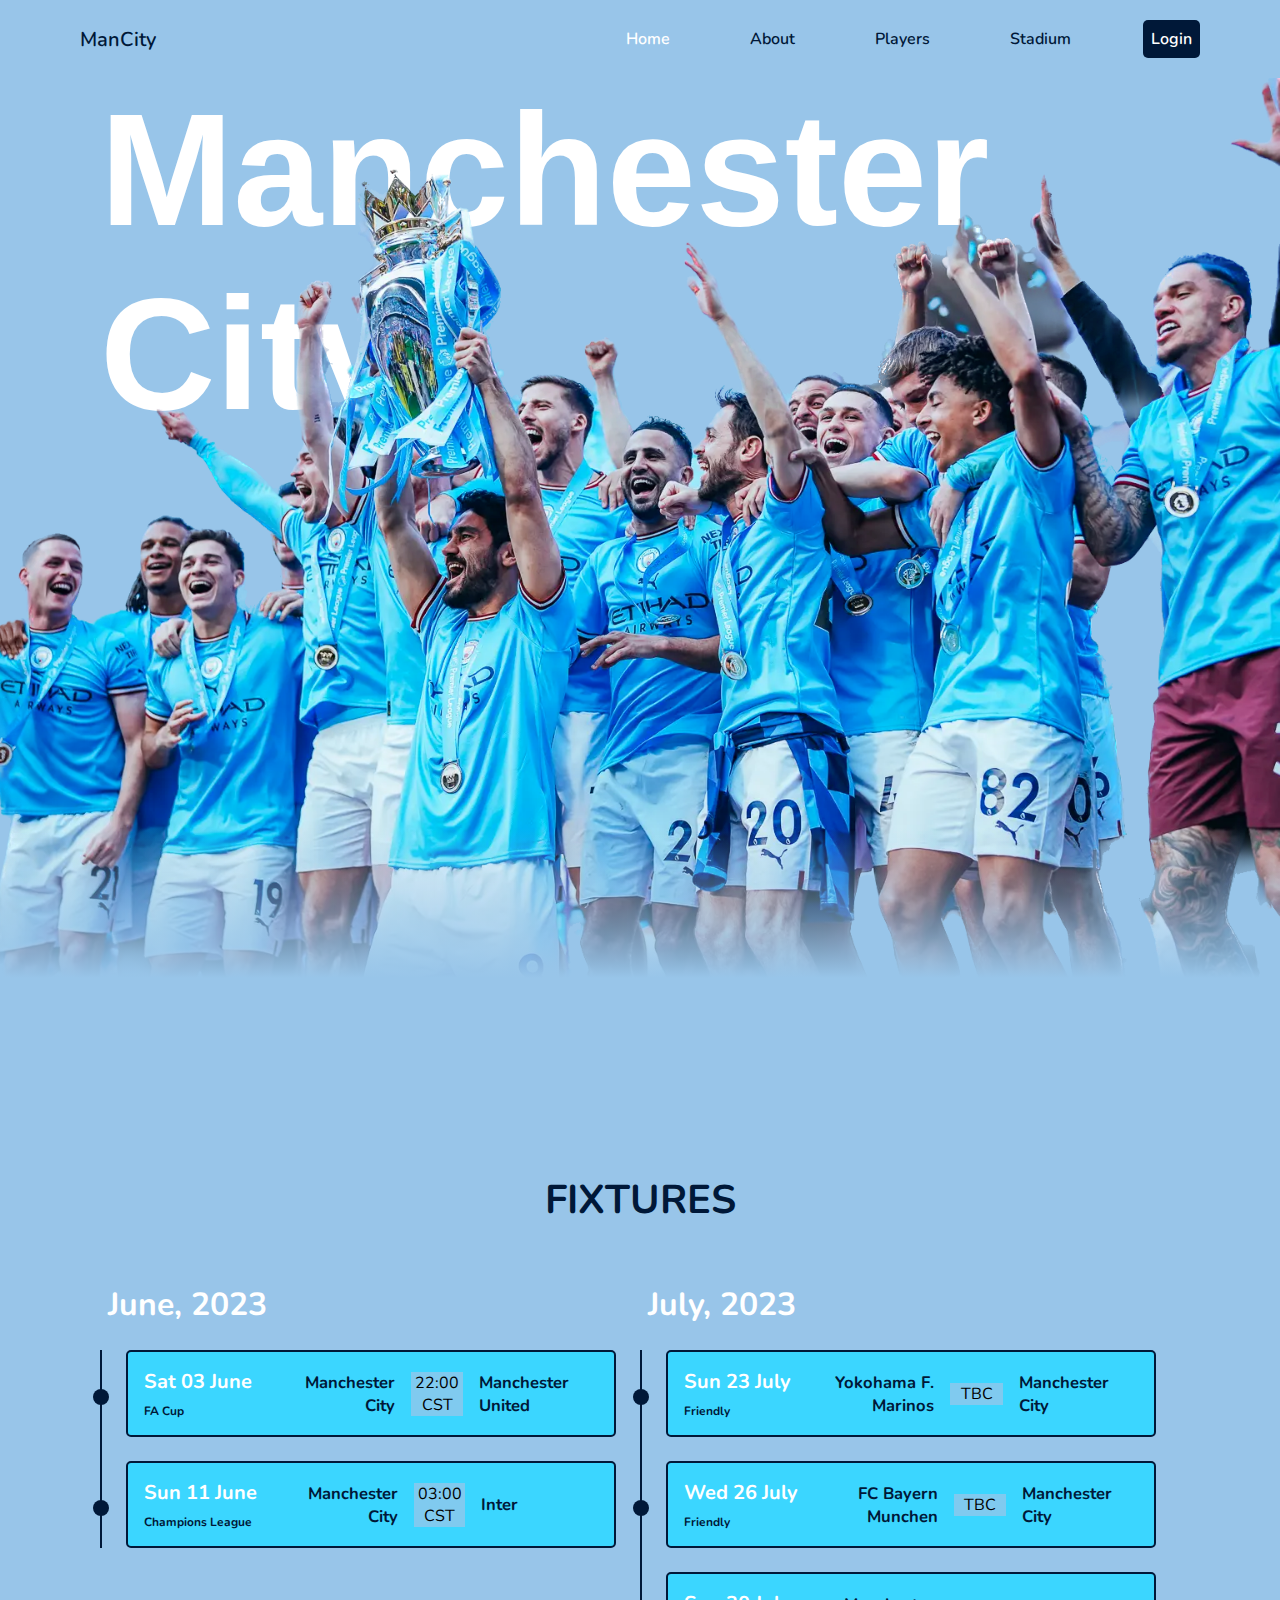
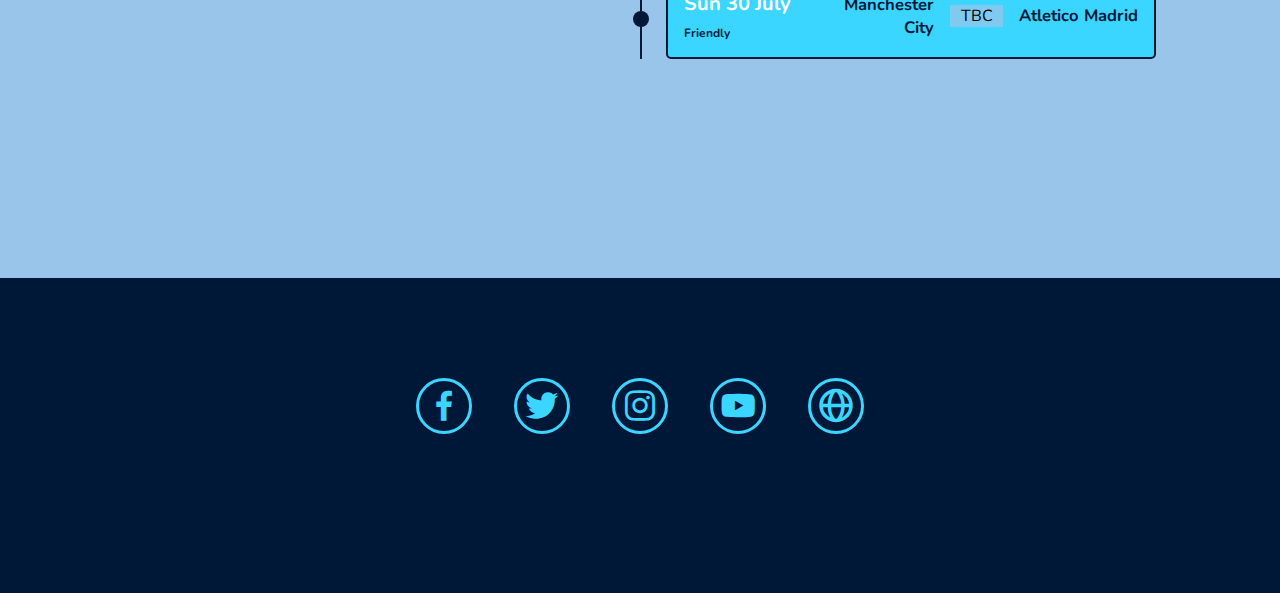
<file: index.html>
<!DOCTYPE html>
<html lang="zh-Hant">
  <head>
    <meta charset="UTF-8" />
    <meta http-equiv="X-UA-Compatible" content="IE=edge" />
    <meta name="viewport" content="width=device-width, initial-scale=1.0" />
    <meta name="author" content="Jane Fu" />
    <meta name="robot" content="index, follow" />
    <meta name="description" content="" />
    <title>Manchester City</title>
    <link rel="preconnect" href="https://fonts.googleapis.com" />
    <link rel="preconnect" href="https://fonts.gstatic.com" crossorigin />
    <link
      href="https://fonts.googleapis.com/css2?family=Nunito&display=swap"
      rel="stylesheet"
    />
    <link
      rel="icon"
      href="https://www.mancity.com/dist/images/logos/crest.svg"
    />
    <link
      href="https://unpkg.com/boxicons@2.1.4/css/boxicons.min.css"
      rel="stylesheet"
    />
    <link rel="stylesheet" href="./styles/style.css" />
  </head>
  <body>
    <header>
      <div class="logo"><a href="#">ManCity</a></div>

      <nav>
        <a href="#" class="active">Home</a>
        <a href="./about.html">About</a>
        <!-- <a href="./history.html">History</a> -->
        <a href="./players.html">Players</a>
        <a href="./stadium.html">Stadium</a>
        <a href="./login.html" class="loginBtn">Login</a>
      </nav>
    </header>

    <section id="home">
      <img src="./img/homepageImg.png" />
      <h1>Manchester<br />City</h1>
    </section>

    <section id="fixture">
      <h2>FIXTURES</h2>

      <div class="fixture">
        <div class="fixture-month">
          <h3>June, 2023</h3>
          <div class="fixture-box">
            <div class="fixture-content">
              <div class="fixture-date">
                <h4 class="date">Sat 03 June</h4>
                <h4 class="type">FA Cup</h4>
              </div>
              <div class="detail">
                <h5>Manchester City</h5>
                <div class="time">22:00<br />CST</div>
                <h5>Manchester United</h5>
              </div>
            </div>
            <div class="fixture-content">
              <div class="fixture-date">
                <h4 class="date">Sun 11 June</h4>
                <h4 class="type">Champions League</h4>
              </div>
              <div class="detail">
                <h5>Manchester City</h5>
                <div class="time">03:00<br />CST</div>
                <h5>Inter</h5>
              </div>
            </div>
          </div>
        </div>

        <div class="fixture-month">
          <h3>July, 2023</h3>
          <div class="fixture-box">
            <div class="fixture-content">
              <div class="fixture-date">
                <h4 class="date">Sun 23 July</h4>
                <h4 class="type">Friendly</h4>
              </div>
              <div class="detail">
                <h5>Yokohama F. Marinos</h5>
                <div class="time">TBC</div>
                <h5>Manchester City</h5>
              </div>
            </div>
            <div class="fixture-content">
              <div class="fixture-date">
                <h4 class="date">Wed 26 July</h4>
                <h4 class="type">Friendly</h4>
              </div>
              <div class="detail">
                <h5>FC Bayern Munchen</h5>
                <div class="time">TBC</div>
                <h5>Manchester City</h5>
              </div>
            </div>
            <div class="fixture-content">
              <div class="fixture-date">
                <h4 class="date">Sun 30 July</h4>
                <h4 class="type">Friendly</h4>
              </div>
              <div class="detail">
                <h5>Manchester City</h5>
                <div class="time">TBC</div>
                <h5>Atletico Madrid</h5>
              </div>
            </div>
          </div>
        </div>
      </div>
    </section>

    <footer>
      <div class="social">
        <a href="#" title="Facebook"><i class="bx bxl-facebook"></i></a>
        <a href="#" title="Twitter"><i class="bx bxl-twitter"></i></a>
        <a href="#" title="Instagram"><i class="bx bxl-instagram"></i></a>
        <a href="#" title="YouTube"><i class="bx bxl-youtube"></i></a>
        <a href="#" title="Official Website"><i class="bx bx-globe"></i></a>
      </div>
    </footer>
  </body>
  <script src="./app.js"></script>
</html>
</file>
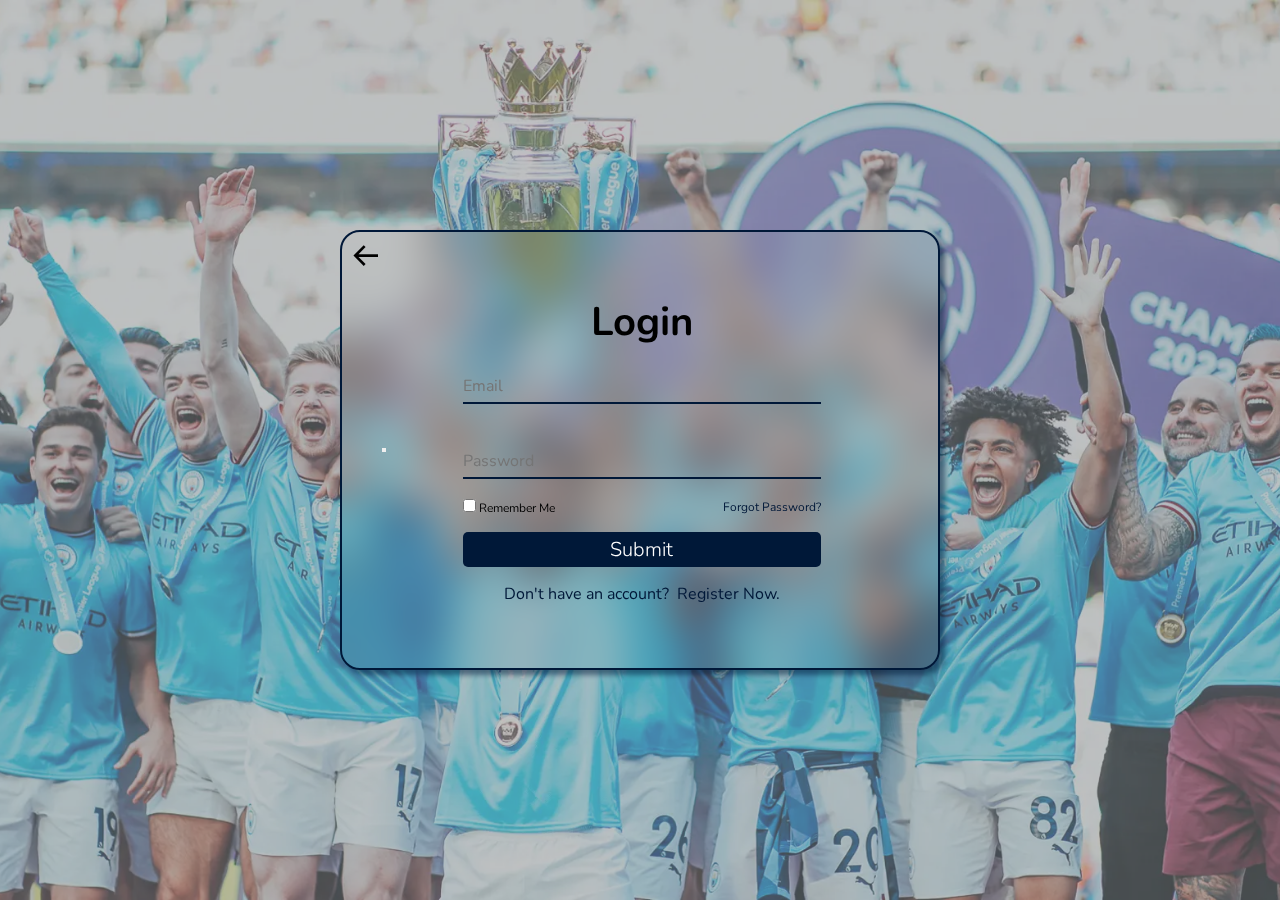
<file: login.html>
<!DOCTYPE html>
<html lang="zh-Hant">
  <head>
    <meta charset="UTF-8" />
    <meta http-equiv="X-UA-Compatible" content="IE=edge" />
    <meta name="viewport" content="width=device-width, initial-scale=1.0" />
    <meta name="author" content="Jane Fu" />
    <meta name="robot" content="index, follow" />
    <meta name="description" content="" />
    <title>Document</title>
    <link rel="preconnect" href="https://fonts.googleapis.com" />
    <link rel="preconnect" href="https://fonts.gstatic.com" crossorigin />
    <link
      href="https://fonts.googleapis.com/css2?family=Nunito&display=swap"
      rel="stylesheet"
    />
    <link
      href="https://unpkg.com/boxicons@2.1.4/css/boxicons.min.css"
      rel="stylesheet"
    />
    <link rel="stylesheet" href="./styles/style.css" />
  </head>
  <body class="login-page">
    <img class="login-bg" src="./img/ip4_2384.png.png" alt="" />
    <section class="login-register">
      <div class="box">
        <button onclick="history.back()">
          <i class="bx bx-arrow-back"></i>
        </button>
        <div class="form login">
          <h2>Login</h2>
          <form action="">
            <div class="input-box">
              <input
                class="loginEmail"
                type="email"
                placeholder="Email"
                required
              />
            </div>
            <div class="input-box">
              <input
                class="loginPW"
                type="password"
                placeholder="Password"
                required
              />
            </div>
            <div class="remember-forgot">
              <div class="remember">
                <input type="checkbox" name="" id="remember" />
                <label for="remember">Remember Me</label>
              </div>
              <a href="#">Forgot Password?</a>
            </div>
            <input
              type="submit"
              value="Submit"
              class="submitBtn"
              onclick="back()"
            />
            <div class="switch">
              <p>Don't have an account?</p>
              <a class="switch-to-register">Register Now.</a>
            </div>
          </form>
        </div>
        <div class="form register">
          <h2>Register</h2>
          <form action="">
            <div class="input-box">
              <input type="text" placeholder="Username" required />
            </div>
            <div class="input-box">
              <input type="email" placeholder="Email" required />
            </div>
            <div class="input-box">
              <input type="password" placeholder="Password" required />
            </div>
            <input type="Submit" value="Register" class="submitBtn" />
            <div class="switch">
              <p>Already have an account?</p>
              <a class="switch-to-login">Login</a>
            </div>
          </form>
        </div>
      </div>
    </section>
  </body>
  <script src="./app.js"></script>
</html>
</file>
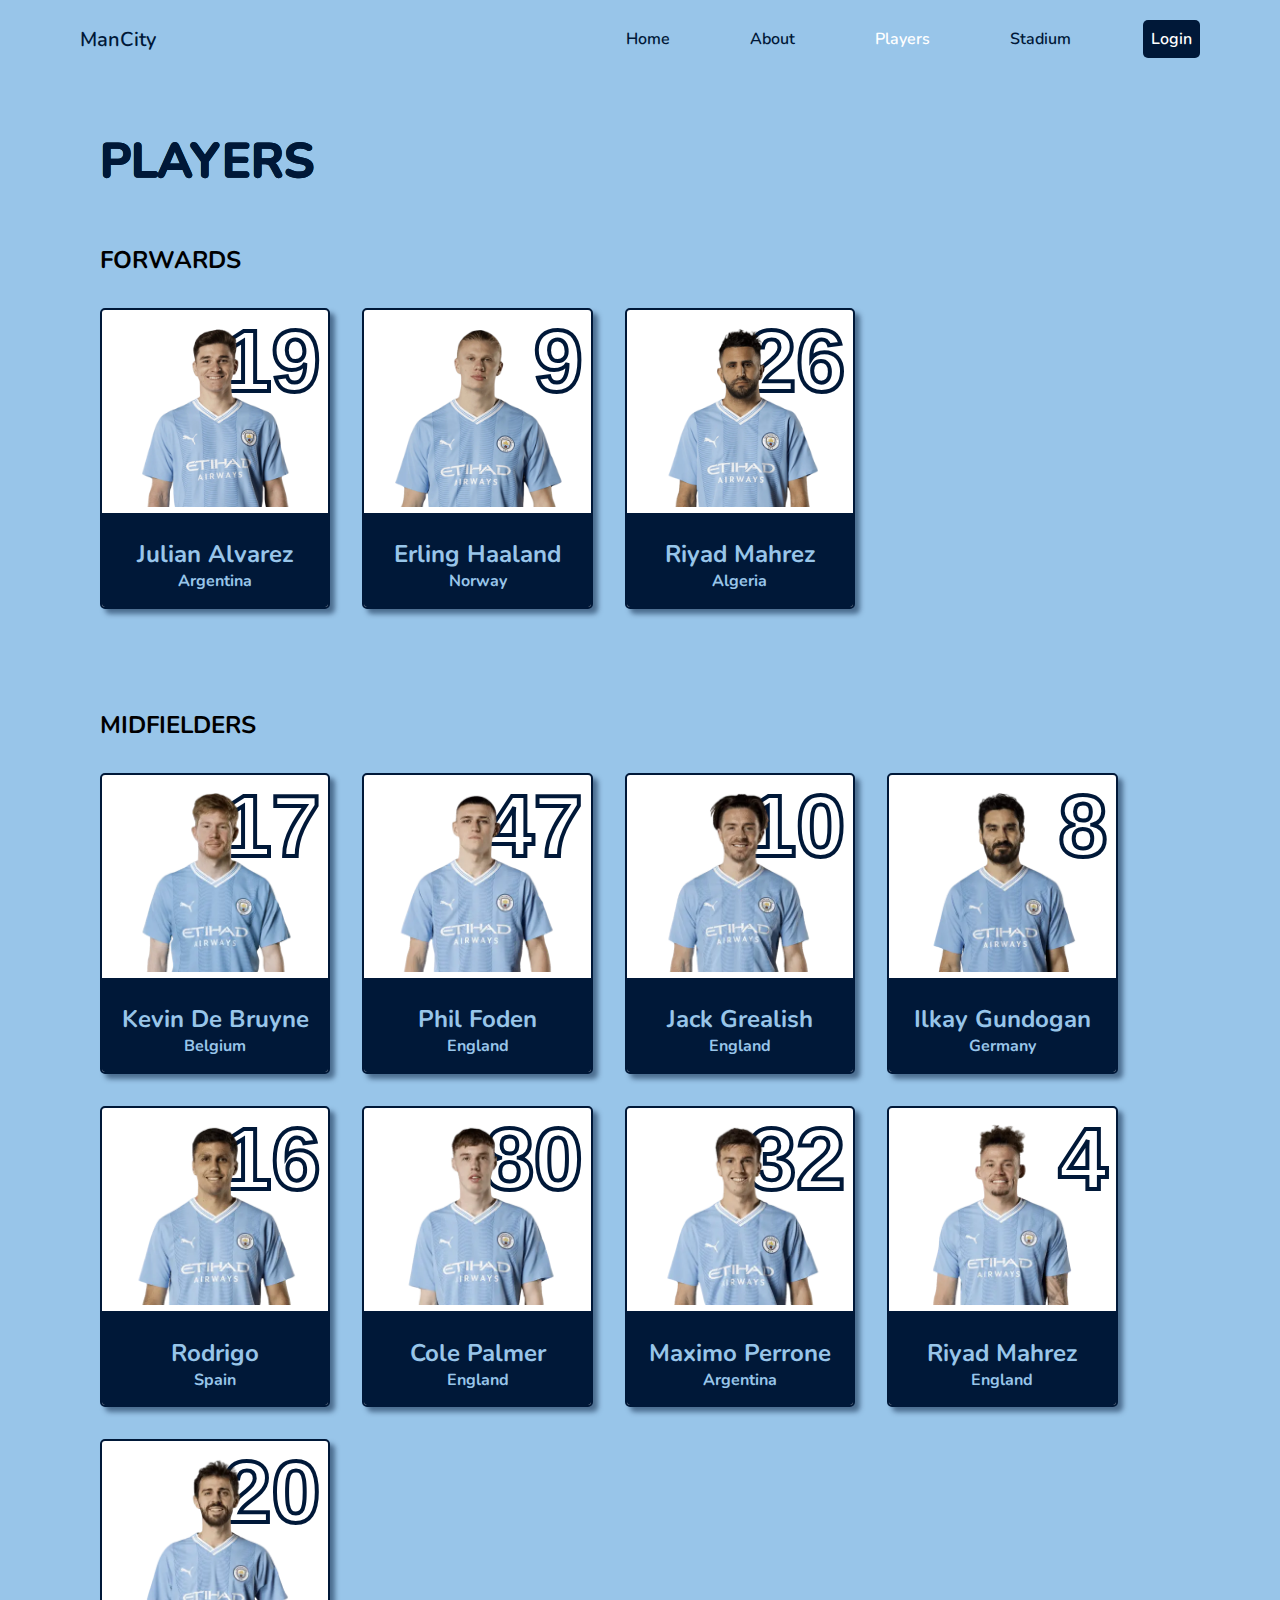
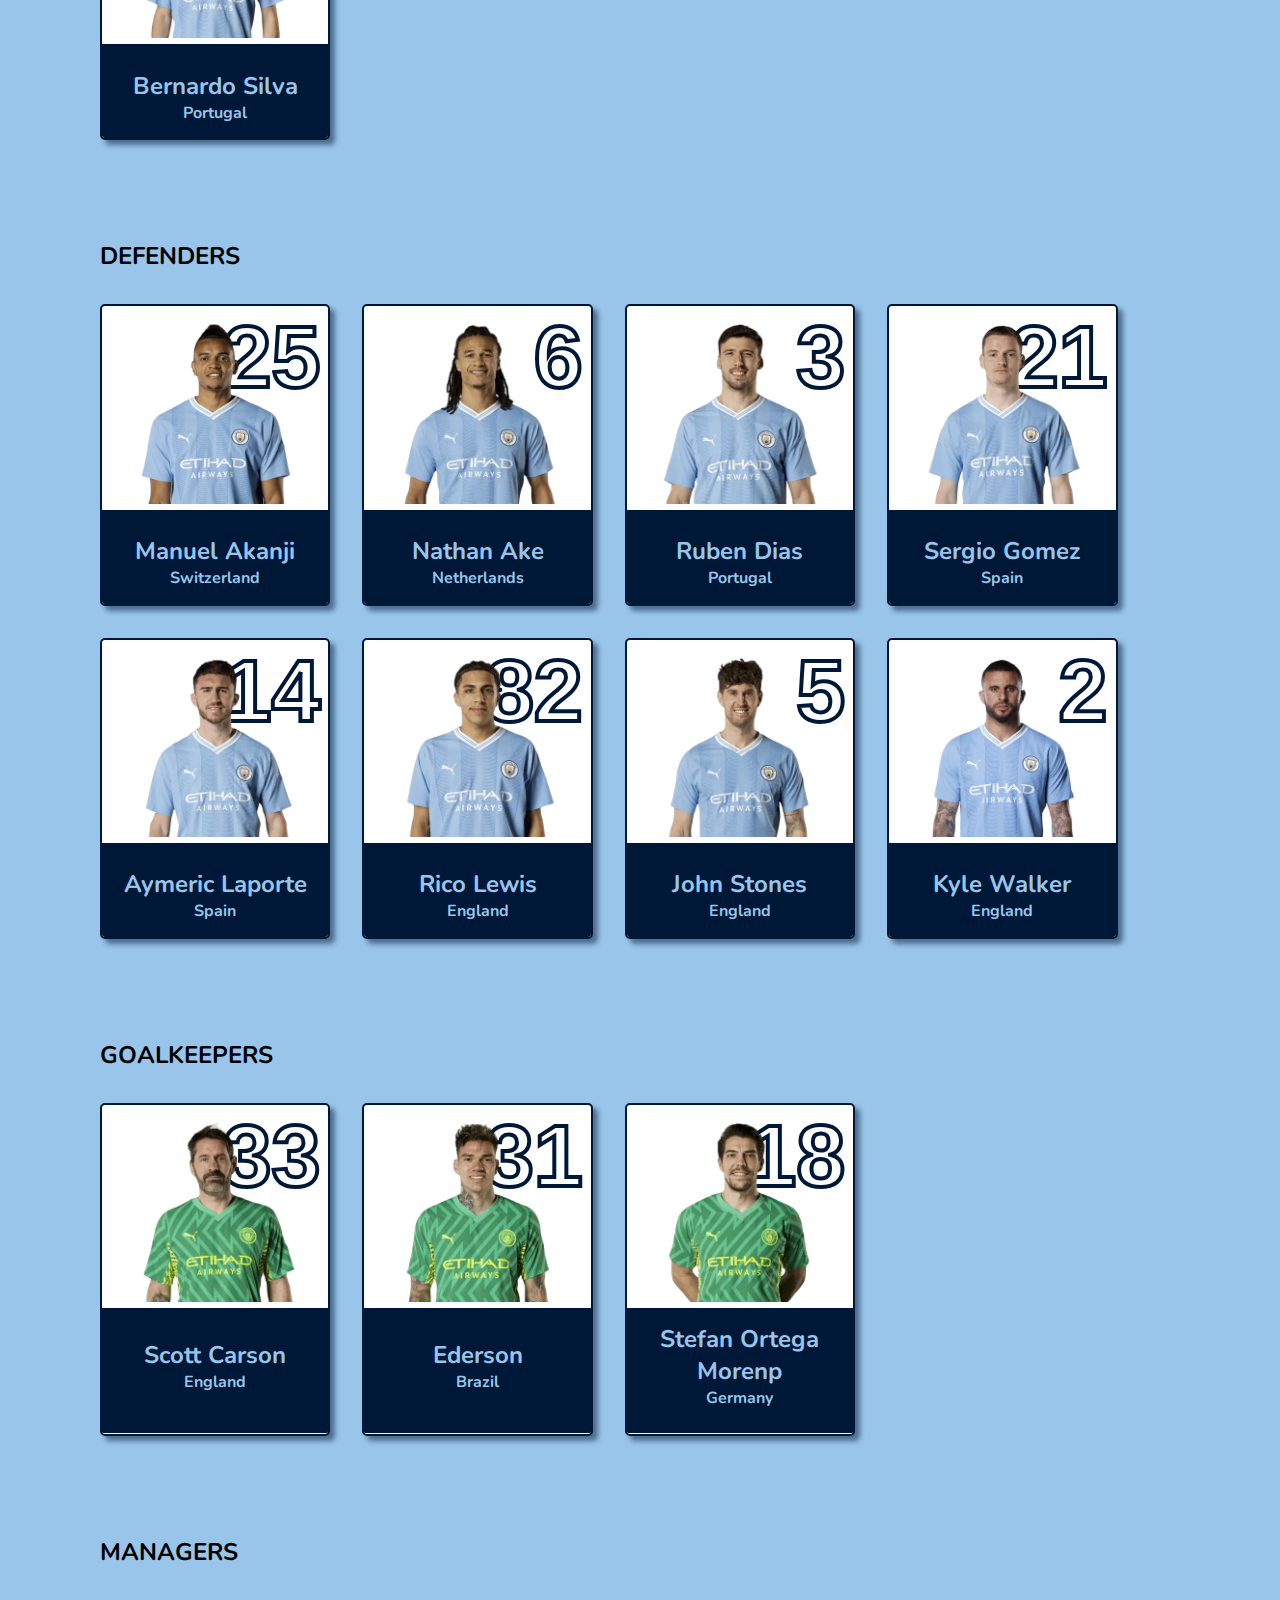
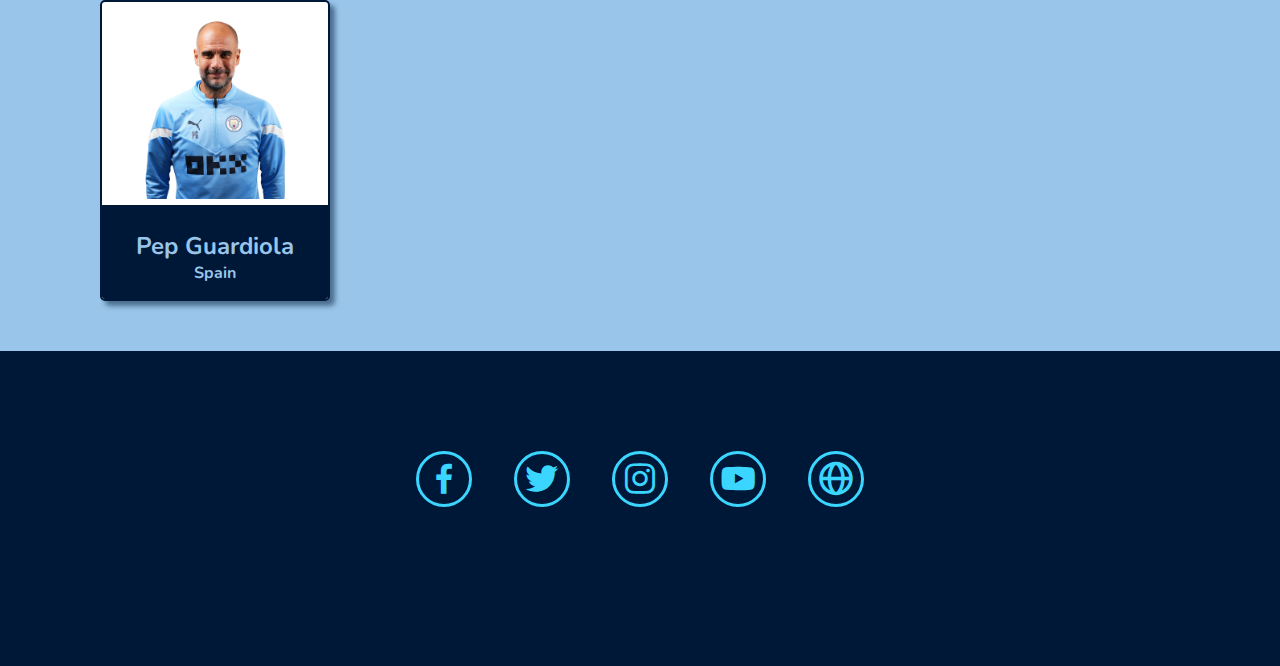
<file: players.html>
<!DOCTYPE html>
<html lang="zh-Hant">
  <head>
    <meta charset="UTF-8" />
    <meta http-equiv="X-UA-Compatible" content="IE=edge" />
    <meta name="viewport" content="width=device-width, initial-scale=1.0" />
    <meta name="author" content="Jane Fu" />
    <meta name="robot" content="index, follow" />
    <meta name="description" content="" />
    <title>Players | ManCity</title>
    <link rel="preconnect" href="https://fonts.googleapis.com" />
    <link rel="preconnect" href="https://fonts.gstatic.com" crossorigin />
    <link
      href="https://fonts.googleapis.com/css2?family=Nunito&display=swap"
      rel="stylesheet"
    />
    <link
      rel="icon"
      href="https://www.mancity.com/dist/images/logos/crest.svg"
    />
    <link
      href="https://unpkg.com/boxicons@2.1.4/css/boxicons.min.css"
      rel="stylesheet"
    />
    <link rel="stylesheet" href="./styles/style.css" />
  </head>
  <body>
    <header>
      <div class="logo"><a href="#">ManCity</a></div>

      <nav>
        <a href="./index.html">Home</a>
        <a href="./about.html">About</a>
        <!-- <a href="./history.html">History</a> -->
        <a href="./players.html" class="active">Players</a>
        <a href="./stadium.html">Stadium</a>
        <a href="./login.html" class="loginBtn">Login</a>
      </nav>
    </header>

    <section class="title">
      <h1>PLAYERS</h1>
    </section>

    <section class="players forwards">
      <h2>FORWARDS</h2>
      <div class="players-content">
        <div class="player-card">
          <img src="./players/julian-alvarez.png.webp" alt="Julian Alvarez" />
          <div class="name">
            <p>19</p>
            <h3>Julian Alvarez</h3>
            <h3 class="country">Argentina</h3>
          </div>
        </div>
        <div class="player-card">
          <img src="./players/erling-haaland.png.webp" alt="Erling Haaland" />
          <div class="name">
            <p>9</p>
            <h3>Erling Haaland</h3>
            <h3 class="country">Norway</h3>
          </div>
        </div>
        <div class="player-card">
          <img src="./players/riyad-mahrez.png.webp" alt="Riyad Mahrez" />
          <div class="name">
            <p>26</p>
            <h3>Riyad Mahrez</h3>
            <h3 class="country">Algeria</h3>
          </div>
        </div>
      </div>
    </section>

    <section class="players midfielders">
      <h2>MIDFIELDERS</h2>
      <div class="players-content">
        <div class="player-card">
          <img src="./players/kevin-de-bruyne.png.webp" alt="Kevin De Bruyne" />
          <div class="name">
            <p>17</p>
            <h3>Kevin De Bruyne</h3>
            <h3 class="country">Belgium</h3>
          </div>
        </div>
        <div class="player-card">
          <img src="./players/phil-foden.png.webp" alt="Phil Foden" />
          <div class="name">
            <p>47</p>
            <h3>Phil Foden</h3>
            <h3 class="country">England</h3>
          </div>
        </div>
        <div class="player-card">
          <img src="./players/jack-grealish.png.webp" alt="Jack Grealish" />
          <div class="name">
            <p>10</p>
            <h3>Jack Grealish</h3>
            <h3 class="country">England</h3>
          </div>
        </div>
        <div class="player-card">
          <img src="./players/ilkay-gundogan.png.webp" alt="Ilkay Gundogan" />
          <div class="name">
            <p>8</p>
            <h3>Ilkay Gundogan</h3>
            <h3 class="country">Germany</h3>
          </div>
        </div>
        <div class="player-card">
          <img src="./players/rodrigo.png.webp" alt="Rodrigo" />
          <div class="name">
            <p>16</p>
            <h3>Rodrigo</h3>
            <h3 class="country">Spain</h3>
          </div>
        </div>
        <div class="player-card">
          <img src="./players/cole-palmer.png.webp" alt="Cole Palmer" />
          <div class="name">
            <p>80</p>
            <h3>Cole Palmer</h3>
            <h3 class="country">England</h3>
          </div>
        </div>
        <div class="player-card">
          <img src="./players/maximo-perrone.png.webp" alt="Maximo Perrone" />
          <div class="name">
            <p>32</p>
            <h3>Maximo Perrone</h3>
            <h3 class="country">Argentina</h3>
          </div>
        </div>
        <div class="player-card">
          <img src="./players/kalvin-philips.png.webp" alt="Kalvin Philips" />
          <div class="name">
            <p>4</p>
            <h3>Riyad Mahrez</h3>
            <h3 class="country">England</h3>
          </div>
        </div>
        <div class="player-card">
          <img src="./players/bernardo-silva.png.webp" alt="Bernardo Silva" />
          <div class="name">
            <p>20</p>
            <h3>Bernardo Silva</h3>
            <h3 class="country">Portugal</h3>
          </div>
        </div>
      </div>
    </section>

    <section class="players defenders">
      <h2>DEFENDERS</h2>
      <div class="players-content">
        <div class="player-card">
          <img src="./players/manuel-akanji.png.webp" alt="Manuel Akanji" />
          <div class="name">
            <p>25</p>
            <h3>Manuel Akanji</h3>
            <h3 class="country">Switzerland</h3>
          </div>
        </div>
        <div class="player-card">
          <img src="./players/nathan-ake.png.webp" alt="Nathan Ake" />
          <div class="name">
            <p>6</p>
            <h3>Nathan Ake</h3>
            <h3 class="country">Netherlands</h3>
          </div>
        </div>
        <div class="player-card">
          <img src="./players/ruben-dias.png.webp" alt="Ruben Dias" />
          <div class="name">
            <p>3</p>
            <h3>Ruben Dias</h3>
            <h3 class="country">Portugal</h3>
          </div>
        </div>
        <div class="player-card">
          <img src="./players/sergio-gomez.png.webp" alt="Sergio Gomez" />
          <div class="name">
            <p>21</p>
            <h3>Sergio Gomez</h3>
            <h3 class="country">Spain</h3>
          </div>
        </div>
        <div class="player-card">
          <img src="./players/aymeric-laporte.png.webp" alt="Aymeric Laporte" />
          <div class="name">
            <p>14</p>
            <h3>Aymeric Laporte</h3>
            <h3 class="country">Spain</h3>
          </div>
        </div>
        <div class="player-card">
          <img src="./players/rico-lewis.png.webp" alt="Rico Lewis" />
          <div class="name">
            <p>82</p>
            <h3>Rico Lewis</h3>
            <h3 class="country">England</h3>
          </div>
        </div>
        <div class="player-card">
          <img src="./players/john-stones.png.webp" alt="John Stones" />
          <div class="name">
            <p>5</p>
            <h3>John Stones</h3>
            <h3 class="country">England</h3>
          </div>
        </div>
        <div class="player-card">
          <img src="./players/kyle-walker.png.webp" alt="Kyle Walker" />
          <div class="name">
            <p>2</p>
            <h3>Kyle Walker</h3>
            <h3 class="country">England</h3>
          </div>
        </div>
      </div>
    </section>

    <section class="players goalKeepers">
      <h2>GOALKEEPERS</h2>
      <div class="players-content">
        <div class="player-card">
          <img src="./players/scott-carson.png.webp" alt="Scott Carson" />
          <div class="name">
            <p>33</p>
            <h3>Scott Carson</h3>
            <h3 class="country">England</h3>
          </div>
        </div>
        <div class="player-card">
          <img src="./players/ederson.png.webp" alt="Ederson" />
          <div class="name">
            <p>31</p>
            <h3>Ederson</h3>
            <h3 class="country">Brazil</h3>
          </div>
        </div>
        <div class="player-card">
          <img
            src="./players/stefan-ortega-morenp.png.webp"
            alt="Stefan Ortega Morenp"
          />
          <div class="name">
            <p>18</p>
            <h3>Stefan Ortega Morenp</h3>
            <h3 class="country">Germany</h3>
          </div>
        </div>
      </div>
    </section>

    <section class="players managers">
      <h2>MANAGERS</h2>
      <div class="players-content">
        <div class="player-card">
          <img src="./players/pep-guardiola.png" alt="Pep Guardiola" />
          <div class="name">
            <!-- <p>26</p> -->
            <h3>Pep Guardiola</h3>
            <h3 class="country">Spain</h3>
          </div>
        </div>
      </div>
    </section>

    <footer>
      <div class="social">
        <a href="#" title="Facebook"><i class="bx bxl-facebook"></i></a>
        <a href="#" title="Twitter"><i class="bx bxl-twitter"></i></a>
        <a href="#" title="Instagram"><i class="bx bxl-instagram"></i></a>
        <a href="#" title="YouTube"><i class="bx bxl-youtube"></i></a>
        <a href="#" title="Official Website"><i class="bx bx-globe"></i></a>
      </div>
    </footer>
  </body>
  <script src="./app.js"></script>
</html>
</file>
<file: styles/style.css>
* {
  padding: 0;
  margin: 0;
  box-sizing: border-box;
  font-family: "Nunito", sans-serif;
}

body {
  background-color: #98c5e9;
}

header {
  width: 100%;
  padding: 1.25rem 5rem;
  display: flex;
  justify-content: space-between;
  align-items: center;
  z-index: 9999;
  transition: all 0.5s ease;
}
header .logo a {
  font-size: 1.25rem;
  font-weight: 600;
  color: #001838;
  text-decoration: none;
}
header nav {
  display: flex;
  justify-content: space-between;
}
header nav a {
  text-decoration: none;
  color: #001838;
  font-size: 1rem;
  margin-left: 4rem;
  font-weight: 600;
  border-radius: 50px;
  padding: 0.5rem;
  transition: all 0.25s ease;
}
header nav a:hover {
  background-color: white;
  color: #001838;
}
header nav .loginBtn {
  border-radius: 5px;
  background-color: #001838;
  color: white;
}
header nav .loginBtn:hover {
  background-color: #00285b;
  color: white;
}
header nav .active {
  color: white;
}

#home {
  position: relative;
  width: 100%;
  height: 100vh;
  padding: 100px;
  overflow: hidden;
}
#home img {
  position: absolute;
  bottom: 0;
  left: 0;
  width: 100%;
  height: 100%;
  -o-object-fit: cover;
     object-fit: cover;
  z-index: 1;
}
#home h1 {
  position: absolute;
  top: 0;
  color: white;
  font-size: 10rem;
  font-family: sans-serif;
  z-index: 0;
}
#home::before {
  content: "";
  width: 100%;
  height: 150px;
  background: linear-gradient(to top, #98c5e9, transparent);
  z-index: 10;
  position: absolute;
  bottom: 0;
  left: 0;
}

#fixture {
  min-height: 100vh;
  display: flex;
  flex-direction: column;
  justify-content: center;
  align-items: center;
  padding: 100px;
}
#fixture h2 {
  font-size: 2.5rem;
  margin-bottom: 2.5rem;
  color: #001838;
}
#fixture .fixture {
  width: 100%;
  display: flex;
  flex-wrap: wrap;
}
#fixture .fixture .fixture-month {
  flex: 1 1 450px;
}
#fixture .fixture .fixture-month h3 {
  font-size: 2rem;
  margin: 1rem 0.5rem;
  color: white;
}
#fixture .fixture .fixture-month .fixture-box {
  border-left: 2px solid #001838;
  flex-wrap: wrap;
}
#fixture .fixture .fixture-month .fixture-box .fixture-content {
  position: relative;
  flex: 1 1 150px;
  display: flex;
  padding: 1rem;
  border: #001838 2px solid;
  border-radius: 5px;
  margin: 1.5rem;
  background-color: #3bd6ff;
}
#fixture .fixture .fixture-month .fixture-box .fixture-content::before {
  content: "";
  position: absolute;
  top: 45%;
  left: -2.2rem;
  width: 1rem;
  height: 1rem;
  border-radius: 50%;
  background-color: #001838;
}
#fixture .fixture .fixture-month .fixture-box .fixture-content .fixture-date .date {
  color: white;
  margin-bottom: 0.5rem;
  font-size: 1.25rem;
}
#fixture .fixture .fixture-month .fixture-box .fixture-content .fixture-date .type {
  font-size: 0.75rem;
  color: #001838;
}
#fixture .fixture .fixture-month .fixture-box .fixture-content .detail {
  flex: 3 1 300px;
  display: flex;
  justify-content: center;
  align-items: center;
  font-size: 1.25rem;
  margin-left: 1.5rem;
  gap: 1rem;
}
#fixture .fixture .fixture-month .fixture-box .fixture-content .detail h5 {
  width: 45%;
  color: #001838;
}
#fixture .fixture .fixture-month .fixture-box .fixture-content .detail h5:first-child {
  text-align: right;
}
#fixture .fixture .fixture-month .fixture-box .fixture-content .detail .time {
  width: 20%;
  text-align: center;
  font-size: 1rem;
  background-color: rgba(152, 197, 233, 0.75);
}

.title h1 {
  font-size: 3rem;
  margin: 50px 0 0 100px;
  color: transparent;
  position: relative;
  -webkit-text-stroke: #001838 1.5px;
  background-image: linear-gradient(#001838, #001838);
  background-repeat: no-repeat;
  -webkit-background-clip: text;
  background-position: 0 0;
  animation: textTyping 6s linear infinite;
  animation-delay: 2s;
}

.players {
  width: 100%;
  padding: 50px 100px;
}
.players h2 {
  margin-bottom: 2rem;
}
.players .players-content {
  display: flex;
  flex-wrap: wrap;
  gap: 2rem;
}
.players .players-content .player-card {
  width: 18vw;
  border: #001838 2px solid;
  background-color: white;
  z-index: 0;
  padding-top: 1rem;
  text-align: center;
  box-shadow: 5px 5px 5px rgba(0, 24, 56, 0.5);
  border-radius: 5px;
  position: relative;
  overflow: hidden;
}
.players .players-content .player-card::before {
  width: 100%;
  height: 100%;
  -webkit-clip-path: circle(0);
          clip-path: circle(0);
  content: "";
  position: absolute;
  top: 0;
  left: 0;
  background-color: #3bd6ff;
  transition: 0.5s ease;
  z-index: 2;
  display: flex;
  justify-content: center;
  align-items: center;
  font-size: 1.5rem;
  font-weight: bold;
  color: #001838;
}
.players .players-content .player-card:hover::before {
  -webkit-clip-path: circle(100%);
          clip-path: circle(100%);
}
.players .players-content .player-card img {
  width: 80%;
  z-index: 1;
}
.players .players-content .player-card .name {
  background-color: #001838;
  height: 40%;
  padding: 1rem;
  display: flex;
  flex-direction: column;
  justify-content: center;
  align-items: center;
}
.players .players-content .player-card .name p {
  -webkit-text-stroke: 4px #001838;
  color: transparent;
  font-size: 5.5rem;
  font-weight: bold;
  position: absolute;
  font-family: sans-serif;
  top: 0;
  right: 0.5rem;
  z-index: -1;
}
.players .players-content .player-card .name h3 {
  text-align: center;
  font-size: 1.5rem;
  color: #98c5e9;
}
.players .players-content .player-card .name .country {
  font-size: 1rem;
  margin-bottom: 0.5rem;
}

.forwards .players-content .player-card:nth-child(1)::before {
  content: "31 January 2000";
}
.forwards .players-content .player-card:nth-child(2)::before {
  content: "21 July 2000";
}
.forwards .players-content .player-card:nth-child(3)::before {
  content: "21 February 1991";
}

.midfielders .players-content .player-card:nth-child(1)::before {
  content: "28 June 1991";
}
.midfielders .players-content .player-card:nth-child(2)::before {
  content: "28 May 2000";
}
.midfielders .players-content .player-card:nth-child(3)::before {
  content: "10 September 1995";
}
.midfielders .players-content .player-card:nth-child(4)::before {
  content: "24 October 1990";
}
.midfielders .players-content .player-card:nth-child(5)::before {
  content: "22 June 1996";
}
.midfielders .players-content .player-card:nth-child(6)::before {
  content: "6 May 2002";
}
.midfielders .players-content .player-card:nth-child(7)::before {
  content: "7 January 2003";
}
.midfielders .players-content .player-card:nth-child(8)::before {
  content: "2 December 1995";
}
.midfielders .players-content .player-card:nth-child(9)::before {
  content: "10 August 1994";
}

.defenders .players-content .player-card:nth-child(1)::before {
  content: "19 July 1995";
}
.defenders .players-content .player-card:nth-child(2)::before {
  content: "18 February 1995";
}
.defenders .players-content .player-card:nth-child(3)::before {
  content: "14 May 1997";
}
.defenders .players-content .player-card:nth-child(4)::before {
  content: "4 September 2000";
}
.defenders .players-content .player-card:nth-child(5)::before {
  content: "27 May 1994";
}
.defenders .players-content .player-card:nth-child(6)::before {
  content: "21 November 2004";
}
.defenders .players-content .player-card:nth-child(7)::before {
  content: "28 May 1994";
}
.defenders .players-content .player-card:nth-child(8)::before {
  content: "28 May 1990";
}

.goalKeepers .players-content .player-card:nth-child(1)::before {
  content: "25 September 1985";
}
.goalKeepers .players-content .player-card:nth-child(2)::before {
  content: "17 August 1993";
}
.goalKeepers .players-content .player-card:nth-child(3)::before {
  content: "6 November 1992";
}

.stadium-home {
  width: 100%;
  height: 100vh;
  overflow: hidden;
  position: relative;
  display: flex;
  justify-self: center;
}
.stadium-home img {
  width: 100%;
  -o-object-fit: cover;
     object-fit: cover;
  position: absolute;
  z-index: -1;
}
.stadium-home h1 {
  width: 100%;
  text-align: center;
  z-index: 20;
  font-size: 6rem;
  position: relative;
  margin-top: 10rem;
  color: #001838;
}
.stadium-home::before {
  content: "";
  width: 100%;
  height: 100vh;
  background: radial-gradient(circle, rgba(200, 214, 235, 0) 0%, rgba(190, 210, 235, 0.1166841737) 25%, rgba(179, 206, 235, 0.287552521) 50%, rgba(165, 202, 234, 0.6488970588) 75%, rgb(152, 197, 233) 100%);
  z-index: 10;
  position: absolute;
  top: 0;
  left: 0;
}

.stadium-about {
  padding: 50px 100px 0 100px;
}
.stadium-about p {
  margin-bottom: 2rem;
  line-height: 2rem;
  font-size: 1.25rem;
  text-indent: 2em;
}
.stadium-about .stadium-pic {
  height: 40vh;
  position: relative;
}
.stadium-about .stadium-pic i {
  position: absolute;
  background-color: #3bd6ff;
  font-size: 2.5rem;
  border-radius: 50%;
  transform: translateY(-50%);
  cursor: pointer;
  z-index: 10;
  border: #001838 2px solid;
}
.stadium-about .stadium-pic i:first-child {
  left: -20px;
  top: 50%;
}
.stadium-about .stadium-pic i:last-child {
  right: -20px;
  top: 50%;
}
.stadium-about .stadium-pic .carousel {
  display: flex;
  gap: 1rem;
  overflow: hidden;
  position: relative;
  scroll-behavior: smooth;
}
.stadium-about .stadium-pic .carousel img {
  height: 40vh;
  -o-object-fit: cover;
     object-fit: cover;
}

.stadium-info {
  width: 100%;
  height: 100vh;
  display: flex;
  flex-direction: column;
  justify-content: center;
  align-items: center;
}
.stadium-info h2 {
  margin-bottom: 4rem;
  font-size: 2.5rem;
  color: #001838;
}
.stadium-info .card {
  display: flex;
  height: 50%;
  background-color: white;
  box-shadow: 5px 5px 5px rgba(0, 24, 56, 0.5);
}
.stadium-info .card .card-left {
  display: flex;
  flex-direction: column;
  justify-content: space-evenly;
  align-items: center;
}
.stadium-info .card .card-left table tr td {
  padding: 1rem;
  color: #001838;
}
.stadium-info .card .card-left table tr td:nth-child(1) {
  font-weight: bold;
  font-size: 1.25rem;
}

footer {
  width: 100%;
  height: 35vh;
  background-color: #001838;
  padding: 100px;
  display: flex;
  justify-content: center;
}
footer .social {
  width: 35vw;
  display: flex;
  justify-content: space-between;
}
footer .social a {
  text-decoration: none;
  height: 3.5rem;
  width: 3.5rem;
  border-radius: 50px;
  border: #3bd6ff solid 3px;
  display: flex;
  justify-content: center;
  align-items: center;
  overflow: hidden;
  position: relative;
  color: #3bd6ff;
  font-size: 2.5rem;
  transition: all 0.25s ease;
}
footer .social a i {
  z-index: 1;
}
footer .social a::before {
  content: "";
  background-color: #3bd6ff;
  z-index: 0;
  width: 0;
  height: 100%;
  position: absolute;
  top: 0;
  left: 0;
  transition: all 0.5s ease;
}
footer .social a:hover::before {
  width: 100%;
}
footer .social a:hover {
  color: #001838;
}

.login-page {
  position: relative;
}
.login-page .login-bg {
  width: 100%;
  height: 100vh;
  position: absolute;
  -o-object-fit: cover;
     object-fit: cover;
  z-index: -10;
}
.login-page::before {
  content: "";
  position: absolute;
  top: 0;
  left: 0;
  width: 100%;
  height: 100%;
  background-color: rgba(135, 134, 134, 0.5);
  z-index: 0;
}

.login-register {
  position: relative;
  z-index: 1;
  min-height: 100vh;
  display: flex;
  justify-content: center;
  align-items: center;
}
.login-register .box {
  position: relative;
  display: flex;
  justify-content: center;
  align-items: center;
  background-color: transparent;
  -webkit-backdrop-filter: blur(20px);
          backdrop-filter: blur(20px);
  border: #001838 2px solid;
  border-radius: 20px;
  box-shadow: 5px 5px 5px rgba(0, 24, 56, 0.5);
  height: 440px;
  width: 600px;
  padding: 40px;
  overflow: hidden;
}
.login-register .box button {
  z-index: 10;
}
.login-register .box button i {
  position: absolute;
  top: 0.5rem;
  left: 0.5rem;
  font-size: 2rem;
  cursor: pointer;
}
.login-register .box .form {
  width: 100%;
  padding: 2rem;
}
.login-register .box .form h2 {
  text-align: center;
  font-size: 2.5rem;
}
.login-register .box .form form {
  display: flex;
  flex-direction: column;
  align-items: center;
}
.login-register .box .form form .input-box {
  position: relative;
  width: 80%;
  height: 35px;
  border-bottom: #001838 2px solid;
  margin: 1.25rem 0;
}
.login-register .box .form form .input-box input {
  height: 100%;
  width: 100%;
  background-color: transparent;
  border: none;
  font-size: 1rem;
  outline: none;
}
.login-register .box .form form .remember-forgot {
  width: 80%;
  display: flex;
  justify-content: space-between;
  font-size: 0.75rem;
}
.login-register .box .form form .remember-forgot a {
  text-decoration: none;
  color: #001838;
}
.login-register .box .form form .remember-forgot a:hover {
  text-decoration: underline;
}
.login-register .box .form form .submitBtn {
  width: 80%;
  height: 35px;
  margin: 1rem;
  background-color: #001838;
  color: white;
  border: none;
  border-radius: 5px;
  font-size: 1.25rem;
  font-weight: 300;
  cursor: pointer;
}
.login-register .box .form form .switch {
  display: flex;
  color: #001838;
  gap: 0.5rem;
}
.login-register .box .form form .switch a {
  text-decoration: none;
  color: #001838;
  cursor: pointer;
}
.login-register .box .form form .switch a:hover {
  text-decoration: underline;
}
.login-register .box .login {
  transition: all 1s ease;
  transform: translateX(0);
}
.login-register .box .register {
  position: absolute;
  transition: all 1s ease;
  transform: translateX(600px);
}
.login-register .switch-page .login {
  transition: all 1s ease;
  transform: translateX(-600px);
}
.login-register .switch-page .register {
  transition: all 1s ease;
  transform: translate(0);
}

@keyframes textTyping {
  0% {
    background-position: -75rem 0;
  }
  100% {
    background-position: 0 0;
  }
}/*# sourceMappingURL=style.css.map */
</file>
